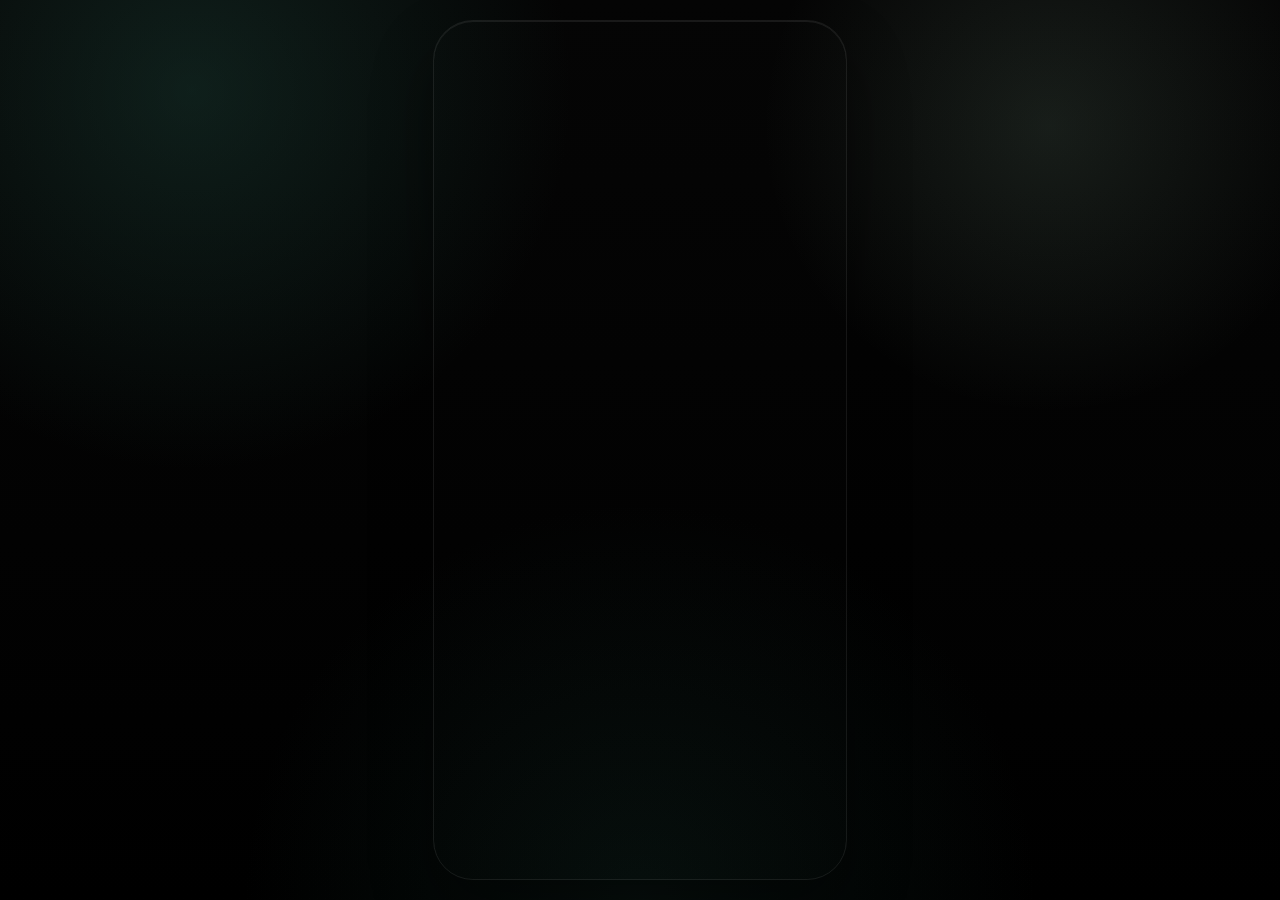
<file: frontend/prototype/Chinese/完整App-阶段2.html>
<!DOCTYPE html>
<html lang="zh-CN">
<head>
  <meta charset="UTF-8" />
  <meta name="viewport" content="width=device-width, initial-scale=1.0" />
  <title>拍立食 | 阶段2</title>
  <link rel="stylesheet" href="wechat-unified.css" />
  <style>
    :root {
      color-scheme: dark;
      --brand-primary: #235347;
      --brand-accent: #8EB69B;
      --space-8: 8px;
      --space-12: 12px;
      --space-16: 16px;
      --space-20: 20px;
      --space-24: 24px;
      --space-32: 32px;
      --radius-device: 40px;
      --radius-card: 28px;
      --radius-pill: 999px;
      --stage2-bg:
        radial-gradient(circle at 15% 10%, rgba(35, 83, 71, 0.34) 0%, rgba(35, 83, 71, 0) 28%),
        radial-gradient(circle at 82% 14%, rgba(142, 182, 155, 0.14) 0%, rgba(142, 182, 155, 0) 22%),
        radial-gradient(circle at 50% 100%, rgba(35, 83, 71, 0.18) 0%, rgba(35, 83, 71, 0) 36%),
        linear-gradient(180deg, #050505 0%, #000000 100%);
      --glass-border: rgba(255, 255, 255, 0.12);
      --glass-shadow: 0 24px 80px rgba(0, 0, 0, 0.42);
      --text-primary: rgba(255, 255, 255, 0.96);
      --text-secondary: rgba(255, 255, 255, 0.7);
    }

    * { box-sizing: border-box; }
    html, body { margin: 0; min-height: 100%; background: #000; }
    body {
      min-height: 100dvh;
      background: var(--stage2-bg);
      color: var(--text-primary);
      font-family: "SF Pro Text", "PingFang SC", "Microsoft YaHei", -apple-system, BlinkMacSystemFont, sans-serif;
      -webkit-font-smoothing: antialiased;
      text-rendering: optimizeLegibility;
      overflow: hidden;
    }
    .stage2-root { position: relative; width: 100%; min-height: 100dvh; isolation: isolate; }
    .stage2-frame { position: relative; z-index: 1; width: 100%; height: 100dvh; border: 0; display: block; background: transparent; opacity: 1; transition: opacity 220ms cubic-bezier(0.22, 1, 0.36, 1); }
    .stage2-frame.is-switching { opacity: 0.08; }
    .stage2-veil { position: fixed; inset: 0; pointer-events: none; opacity: 0; transition: opacity 220ms cubic-bezier(0.22, 1, 0.36, 1); background: radial-gradient(circle at 50% 40%, rgba(255, 255, 255, 0.08), rgba(255, 255, 255, 0) 28%), rgba(6, 7, 9, 0.18); backdrop-filter: blur(8px) saturate(1.08); -webkit-backdrop-filter: blur(8px) saturate(1.08); z-index: 20; }
    .stage2-veil.is-visible { opacity: 1; }
    .stage2-sheet-backdrop { position: fixed; inset: 0; display: flex; align-items: flex-end; justify-content: center; padding: var(--space-20); background: rgba(2, 3, 4, 0.24); backdrop-filter: blur(10px) saturate(1.08); -webkit-backdrop-filter: blur(10px) saturate(1.08); opacity: 0; pointer-events: none; transition: opacity 220ms ease; z-index: 60; }
    .stage2-sheet-backdrop.is-visible { opacity: 1; pointer-events: auto; }
    .stage2-sheet { position: relative; z-index: 1; width: min(100%, 414px); border-radius: var(--radius-card); padding: var(--space-20) var(--space-20) var(--space-16); background: linear-gradient(180deg, rgba(28, 31, 34, 0.86), rgba(12, 13, 15, 0.92)); border: 1px solid var(--glass-border); box-shadow: var(--glass-shadow), inset 0 1px 0 rgba(255, 255, 255, 0.14); transform: translateY(var(--space-24)) scale(0.98); transition: transform 220ms cubic-bezier(0.22, 1, 0.36, 1); }
    .stage2-sheet-backdrop.is-visible .stage2-sheet { transform: translateY(0) scale(1); }
    .stage2-sheet-handle { width: 44px; height: 5px; margin: 0 auto var(--space-12); border-radius: var(--radius-pill); background: rgba(255, 255, 255, 0.16); }
    .stage2-sheet-title { margin: 0; font-family: "SF Pro Display", "PingFang SC", "Microsoft YaHei", -apple-system, BlinkMacSystemFont, sans-serif; font-size: 22px; line-height: 1.15; letter-spacing: -0.03em; font-weight: 650; color: var(--text-primary); }
    .stage2-sheet-copy { margin: var(--space-12) 0 0; font-size: 13px; line-height: 1.7; color: var(--text-secondary); }
    .stage2-sheet-actions { display: flex; gap: var(--space-12); margin-top: var(--space-16); }
    .stage2-sheet-button { flex: 1; min-height: 56px; border: 0; border-radius: var(--radius-pill); font: inherit; font-size: 16px; line-height: 1; font-weight: 620; letter-spacing: -0.01em; cursor: pointer; transition: transform 160ms ease; }
    .stage2-sheet-button:active { transform: scale(0.985); }
    .stage2-sheet-button.secondary { background: rgba(255, 255, 255, 0.08); color: var(--text-primary); border: 1px solid rgba(255, 255, 255, 0.08); }
    .stage2-sheet-button.primary { background: linear-gradient(135deg, rgba(142, 182, 155, 0.94), rgba(35, 83, 71, 0.96)); color: #fff; box-shadow: 0 14px 32px rgba(35, 83, 71, 0.28); }
  </style>
  <style data-phase5-baseline>
    :root {
      color-scheme: dark;
      --brand-primary: #235347;
      --brand-accent: #8EB69B;
      --space-8: 8px;
      --space-12: 12px;
      --space-16: 16px;
      --space-20: 20px;
      --space-24: 24px;
      --space-32: 32px;
      --radius-device: 40px;
      --radius-card: 28px;
      --radius-pill: 999px;
      --font-display: "SF Pro Display", "PingFang SC", "Microsoft YaHei", -apple-system, BlinkMacSystemFont, "Segoe UI", "Helvetica Neue", sans-serif;
      --font-body: "SF Pro Text", "PingFang SC", "Microsoft YaHei", -apple-system, BlinkMacSystemFont, "Segoe UI", "Helvetica Neue", sans-serif;
      --motion-fast: 180ms cubic-bezier(0.22, 1, 0.36, 1);
    }

    html, body { font-family: var(--font-body); }
    h1, h2, h3, h4, .font-display, [data-display] { font-family: var(--font-display); }
    button, .chip, .selection-chip, .nav-item, .icon, .hero-tab {
      transition: transform var(--motion-fast), opacity var(--motion-fast), background-color var(--motion-fast), border-color var(--motion-fast), box-shadow var(--motion-fast);
    }
    button:active, .selection-chip:active, .hero-tab:active { transform: scale(0.98); }
    .text-primary { color: var(--brand-primary) !important; }
    .bg-primary { background-color: var(--brand-primary) !important; }
    .border-primary { border-color: var(--brand-primary) !important; }
  </style>
</head>
<body>
  <div class="stage2-root">
    <iframe id="stage2Frame" class="stage2-frame" title="&#23436;&#25972;App&#38454;&#27573;2"></iframe>
    <div id="stage2Veil" class="stage2-veil" aria-hidden="true"></div>
    <div id="stage2SheetBackdrop" class="stage2-sheet-backdrop" aria-hidden="true">
      <div class="stage2-sheet" role="dialog" aria-modal="true" aria-labelledby="stage2SheetTitle">
        <div class="stage2-sheet-handle" aria-hidden="true"></div>
        <h2 id="stage2SheetTitle" class="stage2-sheet-title">&#38454;&#27573;&#24320;&#21457;&#20013;</h2>
        <p id="stage2SheetCopy" class="stage2-sheet-copy"></p>
        <div class="stage2-sheet-actions">
          <button id="stage2SheetClose" class="stage2-sheet-button secondary" type="button">&#20851;&#38381;</button>
          <button id="stage2SheetPrimary" class="stage2-sheet-button primary" type="button">&#30693;&#36947;&#20102;</button>
        </div>
      </div>
    </div>
  </div>

  <script>
    const pageB64 = {
  "nexus": "77u/[base64]/[base64]/[base64]/[base64]/[base64]/[base64]/[base64]/[base64]/pppnjgIHlpJ/lv6vjgIHlpJ/[base64]",
  "camera": "77u/[base64]/[base64]",
  "workbench": "77u/[base64]/[base64]/[base64]/[base64]/ICJyZ2JhKDI1NSwgMjU1LCAyNTUsIDAuMDUpIiA6ICJyZ2JhKDE1MywgMCwgMCwgMC4yKSI7CiAgICAgIGl0ZW0ucmVqZWN0QnV0dG9uLnN0eWxlLmNvbG9yID0gaXRlbS5pbmNsdWRlZCA/[base64]/[base64]/[base64]/ICIjMjM1MzQ3IiA6ICJyZ2JhKDI1NSwgMjU1LCAyNTUsIDAuMTIpIjsKICAgICAgICAgIGJ1dHRvbi5zdHlsZS5iYWNrZ3JvdW5kQ29sb3IgPSBzZWxlY3RlZCA/[base64]/mnZDlkI3np7DjgIHmlbDph4/[base64]/neeVmeS4gOS4qumjn+adkO+8jOWGjei/[base64]",
  "community": "77u/[base64]/[base64]/m+WFpee7k+aenOmhte+8jOi/[base64]/[base64]/[base64]/nmoTmsrnohILmjqfliLblnKjkuq7ms73kvYbkuI3otJ/mi4XnmoTpgqPkuIDlsYLvvIznsbPppa3lj6rotJ/otKPmib/mjqXvvIzkuI3miqLmiI/jgIIiLCByZWFzb246ICLlroPmnIDpgILlkIjmiormnb7mlaPpo5/mnZDph43mlrDmlLblj6PvvIzlkbPpgZPnqLPvvIzop4bop4nkuZ/nqLPjgIIiLCBtYXJrZXRDb3B5OiAi6bih6IW/[base64]/[base64]/mnaHmhJ8iXSB9LAogICAgICB7IGlkOiAic3RlYWsiLCBzZWN0aW9uOiAidG9uaWdodCIsIGNhdGVnb3J5OiBbImFsbCIsICJoZWFydHkiXSwgdGl0bGU6ICLng63mnb/niZvmjpIiLCBzdWJ0aXRsZTogIueEpui+ueWkn+WTje+8jOS4reW/[base64]/mlrDlgZrnmoTkuIDmoLfjgIIiLCByZWFzb246ICLov5nnsbvoj5znmoTlhbPplK7mmK/mjqfliLbngavlgJnkuI7nlZnnmb3vvIzkuI3mmK/miormiYDmnInphY3oj5zloIbmu6Hnm5jpnaLjgIIiLCBtYXJrZXRDb3B5OiAi5bim5LiA54K56buE5rK544CB5rW355uQ5ZKM5LiA5oq557u/[base64]/[base64]/po5/jgIHomLjphbHlkozkuIDngrnngpnng6TlhYPntKDmi7zmiJDkuIDkuKrmnInnp6nluo/nmoTliIbkuqvnm5jjgIIiLCByZWFzb246ICLlroPmm7Tlg4/[base64]/[base64]/[base64]/[base64]"
};
    const routeTitles = {
      nexus: "\u62cd\u7acb\u98df | \u4e2d\u67a2\u4e3b\u9875",
      camera: "\u62cd\u7acb\u98df | \u62cd\u6444",
      workbench: "\u62cd\u7acb\u98df | \u5206\u5b50\u91cd\u6784\u53f0",
      community: "\u62cd\u7acb\u98df | \u793e\u533a"
    };
    const localRoutes = new Map([
      ['Nexus.html', 'nexus'],
      ['\u62cd\u6444.html', 'camera'],
      ['\u5206\u5b50\u91cd\u6784\u53f0.html', 'workbench'],
      ['\u793e\u533a.html', 'community'],
      ['\u98ce\u5473\u6863\u6848\u9986.html', 'placeholder-archive'],
      ['\u7b56\u5c55\u4eba\u8bbe\u7f6e.html', 'placeholder-profile'],
      ['\u52a0\u8f7d\u8fc7\u6e21.html', 'loading-placeholder']
    ]);

    const utf8Decoder = new TextDecoder('utf-8');
    const pages = Object.fromEntries(Object.entries(pageB64).map(([route, value]) => {
      const binary = atob(value);
      const bytes = Uint8Array.from(binary, (char) => char.charCodeAt(0));
      return [route, utf8Decoder.decode(bytes)];
    }));
    const routeFiles = {
      nexus: 'Nexus.html',
      camera: '拍摄.html',
      community: '社区.html'
    };
    const frame = document.getElementById('stage2Frame');
    const veil = document.getElementById('stage2Veil');
    const sheetBackdrop = document.getElementById('stage2SheetBackdrop');
    const sheetTitle = document.getElementById('stage2SheetTitle');
    const sheetCopy = document.getElementById('stage2SheetCopy');
    const sheetClose = document.getElementById('stage2SheetClose');
    const sheetPrimary = document.getElementById('stage2SheetPrimary');

    let currentRoute = 'nexus';
    let pendingRoute = null;

    function resolveLocalRoute(rawHref) {
      const normalizedHref = decodeURIComponent((rawHref || '').trim())
        .split('#')[0]
        .split('?')[0]
        .replace(/^\.\//, '')
        .replace(/^\/+/, '');
      const fileName = normalizedHref.split('/').pop() || normalizedHref;
      return localRoutes.get(normalizedHref) || localRoutes.get(fileName) || null;
    }

    function normalizeRoute(raw) {
      const route = (raw || '').replace(/^#/, '');
      return pages[route] ? route : 'nexus';
    }

    function setTitle(route) {
      document.title = routeTitles[route] || "拍立食 | 阶段2";
    }

    function closeSheet() {
      sheetBackdrop.classList.remove('is-visible');
      sheetBackdrop.setAttribute('aria-hidden', 'true');
      frame.style.pointerEvents = 'auto';
    }

    function openSheet(title, copy) {
      sheetTitle.textContent = title;
      sheetCopy.textContent = copy;
      sheetBackdrop.classList.add('is-visible');
      sheetBackdrop.setAttribute('aria-hidden', 'false');
      frame.style.pointerEvents = 'none';
    }

    function showPlaceholder(kind) {
      if (kind === 'loading-placeholder') {
        openSheet('\u521b\u4f5c\u7ed3\u679c\u6b63\u5728\u63a5\u5165', '\u9636\u6bb52-B \u4f1a\u628a\u52a0\u8f7d\u8fc7\u6e21\u3001\u827a\u672f\u7684\u8bde\u751f\u548c\u4fdd\u5b58\u6210\u529f\u7559\u5728\u7ed3\u679c\u9875\u8fd9\u4e00\u6bb5\u4e00\u8d77\u63a5\u8fdb\u6765\u3002');
        return;
      }
      if (kind === 'placeholder-community') {
        openSheet('\u793e\u533a\u6a21\u5757\u6682\u672a\u5e76\u5165', '\u793e\u533a\u4f1a\u5728\u9636\u6bb52 \u4e4b\u540e\u7684\u603b\u88c5\u7248\u518d\u63a5\u5165\uff0c\u73b0\u5728\u5148\u805a\u7126\u521b\u4f5c\u4e3b\u94fe\u8def\u3002');
        return;
      }
      if (kind === 'placeholder-archive') {
        openSheet('\u6863\u6848\u9986\u8fd8\u6ca1\u5e76\u5165', '\u98ce\u5473\u6863\u6848\u9986\u4f1a\u5728\u540e\u7eed\u9636\u6bb5\u5355\u72ec\u63a5\u5165\uff0c\u4e0d\u4f1a\u8986\u76d6\u4f60\u73b0\u6709\u7684\u72ec\u7acb\u9875\u9762\u3002');
        return;
      }
      if (kind === 'placeholder-profile') {
        openSheet('\u7b56\u5c55\u4eba\u8bbe\u7f6e\u6682\u672a\u5e76\u5165', '\u6211\u5148\u628a Nexus \u5230\u7ed3\u679c\u7684\u4e3b\u7ebf\u8def\u7531\u505a\u7a33\uff0c\u8bbe\u7f6e\u9875\u4f1a\u653e\u5728\u540e\u7eed\u5408\u5e76\u3002');
      }
    }

    function handleLocalRoute(targetRoute, event) {
      if (event) {
        event.preventDefault();
        event.stopPropagation();
        if (typeof event.stopImmediatePropagation === 'function') {
          event.stopImmediatePropagation();
        }
      }

      if (pages[targetRoute]) {
        showRoute(targetRoute);
      } else {
        showPlaceholder(targetRoute);
      }
    }

    function bindFrameInteractions(route) {
      const doc = frame.contentDocument;
      if (!doc) return;

      doc.addEventListener('click', (event) => {
        const anchor = event.target.closest('a[href]');
        if (anchor) {
            const targetRoute = resolveLocalRoute(anchor.getAttribute('href') || '');
            if (targetRoute) {
              handleLocalRoute(targetRoute, event);
              return;
          }
        }

        if (route === 'camera') {
          const closeButton = event.target.closest('.icon-button.ghost');
          if (closeButton) {
            handleLocalRoute('nexus', event);
            return;
          }
        }

        if (route === 'workbench') {
          const generateButton = event.target.closest('#startGenerateButton');
          if (generateButton) {
            handleLocalRoute('loading-placeholder', event);
          }
        }
      }, true);

      Array.from(doc.querySelectorAll('a[href]')).forEach((anchor) => {
        const targetRoute = resolveLocalRoute(anchor.getAttribute('href') || '');
        if (!targetRoute || anchor.dataset.stage2RouteBound === 'true') return;

        anchor.dataset.stage2RouteBound = 'true';
        anchor.addEventListener('click', (event) => {
          handleLocalRoute(targetRoute, event);
        }, true);
      });

      if (route === 'camera') {
        const closeButton = doc.querySelector('.icon-button.ghost');
        if (closeButton && closeButton.dataset.stage2RouteBound !== 'true') {
          closeButton.dataset.stage2RouteBound = 'true';
          closeButton.addEventListener('click', (event) => {
            handleLocalRoute('nexus', event);
          }, true);
        }
      }

      if (route === 'workbench') {
        const generateButton = doc.getElementById('startGenerateButton');
        if (generateButton && generateButton.dataset.stage2RouteBound !== 'true') {
          generateButton.dataset.stage2RouteBound = 'true';
          generateButton.addEventListener('click', (event) => {
            handleLocalRoute('loading-placeholder', event);
          }, true);
        }
      }
    }

    function finishRouteSwap(route) {
      currentRoute = route;
      pendingRoute = null;
      setTitle(route);
      const hash = route === 'nexus' ? '' : '#' + route;
      if (location.hash !== hash) {
        history.replaceState(null, '', hash || (location.pathname + location.search));
      }
      frame.classList.remove('is-switching');
      veil.classList.remove('is-visible');
      bindFrameInteractions(route);
    }

    function showRoute(route) {
      const normalized = normalizeRoute(route);
      const hash = normalized === 'nexus' ? '' : '#' + normalized;
      if (normalized === currentRoute && !pendingRoute) {
        if (location.hash !== hash) {
          history.replaceState(null, '', hash || (location.pathname + location.search));
        }
        frame.classList.remove('is-switching');
        veil.classList.remove('is-visible');
        bindFrameInteractions(normalized);
        return;
      }
      pendingRoute = normalized;
      frame.classList.add('is-switching');
      veil.classList.add('is-visible');
      const routeFile = routeFiles[normalized];
      if (routeFile) {
        if (frame.getAttribute('src') === routeFile && frame.contentDocument?.readyState !== 'loading') {
          finishRouteSwap(normalized);
          return;
        }
        frame.removeAttribute('srcdoc');
        frame.src = routeFile;
        window.setTimeout(() => {
          if (pendingRoute === normalized && frame.classList.contains('is-switching') && frame.contentDocument?.readyState !== 'loading') {
            finishRouteSwap(normalized);
          }
        }, 520);
        return;
      }
      frame.removeAttribute('src');
      frame.srcdoc = pages[normalized];
      window.setTimeout(() => {
        if (pendingRoute === normalized && frame.classList.contains('is-switching') && frame.contentDocument?.readyState !== 'loading') {
          finishRouteSwap(normalized);
        }
      }, 520);
    }

    frame.addEventListener('load', () => {
      finishRouteSwap(pendingRoute || currentRoute || 'nexus');
    });

    window.addEventListener('message', (event) => {
      const data = event.data || {};
      if (data.type !== 'stage2-route') return;
      if (pages[data.route]) {
        showRoute(data.route);
        return;
      }
      showPlaceholder(data.route || 'loading-placeholder');
    });

    window.addEventListener('hashchange', () => {
      showRoute(normalizeRoute(location.hash));
    });

    sheetClose.addEventListener('click', closeSheet);
    sheetPrimary.addEventListener('click', closeSheet);
    sheetBackdrop.addEventListener('click', (event) => {
      if (event.target === sheetBackdrop) closeSheet();
    });

    showRoute(normalizeRoute(location.hash));
  </script>
</body>
</html>
</file>
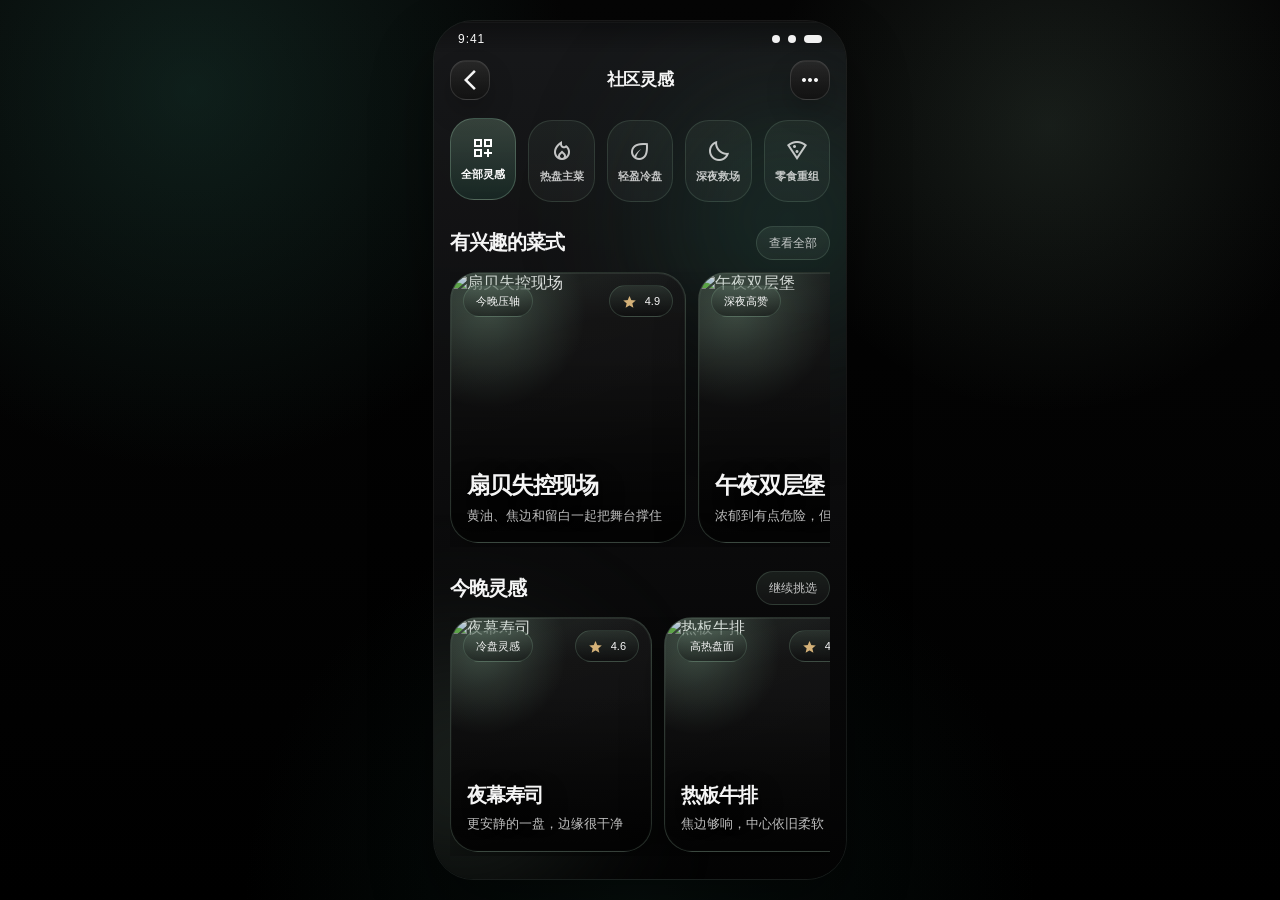
<file: frontend/prototype/Chinese/完整App-阶段4.html>
﻿<!DOCTYPE html>
<html lang="zh-CN">
<head>
  <meta charset="UTF-8" />
  <meta name="viewport" content="width=device-width, initial-scale=1.0" />
  <title>拍立食 | 阶段4</title>
  <link rel="stylesheet" href="wechat-unified.css" />
  <style>
    :root {
      color-scheme: dark;
      --brand-primary: #235347;
      --brand-accent: #8EB69B;
      --space-8: 8px;
      --space-12: 12px;
      --space-16: 16px;
      --space-20: 20px;
      --space-24: 24px;
      --space-32: 32px;
      --radius-device: 40px;
      --radius-card: 28px;
      --radius-pill: 999px;
      --stage4-bg:
        radial-gradient(circle at 15% 10%, rgba(35, 83, 71, 0.34) 0%, rgba(35, 83, 71, 0) 28%),
        radial-gradient(circle at 82% 14%, rgba(142, 182, 155, 0.14) 0%, rgba(142, 182, 155, 0) 22%),
        radial-gradient(circle at 50% 100%, rgba(35, 83, 71, 0.18) 0%, rgba(35, 83, 71, 0) 36%),
        linear-gradient(180deg, #050505 0%, #000000 100%);
      --glass-border: rgba(255, 255, 255, 0.12);
      --glass-shadow: 0 24px 80px rgba(0, 0, 0, 0.42);
      --text-primary: rgba(255, 255, 255, 0.96);
      --text-secondary: rgba(255, 255, 255, 0.7);
      --accent: #8eb69b;
    }

    * { box-sizing: border-box; }
    html, body { margin: 0; min-height: 100%; background: #000; }
    body {
      min-height: 100dvh;
      background: var(--stage4-bg);
      color: var(--text-primary);
      font-family: "SF Pro Text", "PingFang SC", "Microsoft YaHei", -apple-system, BlinkMacSystemFont, sans-serif;
      -webkit-font-smoothing: antialiased;
      text-rendering: optimizeLegibility;
      overflow: hidden;
    }

    .stage4-root {
      position: relative;
      width: 100%;
      min-height: 100dvh;
      isolation: isolate;
    }

    .stage4-frame {
      position: relative;
      z-index: 1;
      width: 100%;
      height: 100dvh;
      border: 0;
      display: block;
      background: transparent;
      opacity: 1;
      transition: opacity 220ms cubic-bezier(0.22, 1, 0.36, 1);
    }

    .stage4-frame.is-switching {
      opacity: 1;
    }

    .stage4-veil {
      position: fixed;
      inset: 0;
      pointer-events: none;
      opacity: 0;
      transition: opacity 220ms cubic-bezier(0.22, 1, 0.36, 1);
      background: radial-gradient(circle at 50% 40%, rgba(255, 255, 255, 0.08), rgba(255, 255, 255, 0) 28%), rgba(6, 7, 9, 0.18);
      backdrop-filter: blur(8px) saturate(1.08);
      -webkit-backdrop-filter: blur(8px) saturate(1.08);
      z-index: 20;
    }

    .stage4-veil.is-visible {
      opacity: 0;
    }

    .stage4-sheet-backdrop {
      position: fixed;
      inset: 0;
      display: flex;
      align-items: flex-end;
      justify-content: center;
      padding: var(--space-20);
      background: rgba(2, 3, 4, 0.24);
      backdrop-filter: blur(10px) saturate(1.08);
      -webkit-backdrop-filter: blur(10px) saturate(1.08);
      opacity: 0;
      pointer-events: none;
      transition: opacity 220ms ease;
      z-index: 60;
    }

    .stage4-sheet-backdrop.is-visible {
      opacity: 1;
      pointer-events: auto;
    }

    .stage4-sheet {
      position: relative;
      z-index: 1;
      width: min(100%, 414px);
      border-radius: var(--radius-card);
      padding: var(--space-20) var(--space-20) var(--space-16);
      background: linear-gradient(180deg, rgba(28, 31, 34, 0.86), rgba(12, 13, 15, 0.92));
      border: 1px solid var(--glass-border);
      box-shadow: var(--glass-shadow), inset 0 1px 0 rgba(255, 255, 255, 0.14);
      transform: translateY(var(--space-24)) scale(0.98);
      transition: transform 240ms cubic-bezier(0.22, 1, 0.36, 1);
    }

    .stage4-sheet-backdrop.is-visible .stage4-sheet {
      transform: translateY(0) scale(1);
    }

    .stage4-sheet-handle {
      width: 44px;
      height: 5px;
      margin: 0 auto var(--space-12);
      border-radius: var(--radius-pill);
      background: rgba(255, 255, 255, 0.16);
    }

    .stage4-sheet-title {
      margin: 0;
      font-family: "SF Pro Display", "PingFang SC", "Microsoft YaHei", -apple-system, BlinkMacSystemFont, sans-serif;
      font-size: 22px;
      line-height: 1.15;
      letter-spacing: -0.03em;
      font-weight: 650;
      color: var(--text-primary);
    }

    .stage4-sheet-copy {
      margin: var(--space-12) 0 0;
      font-size: 13px;
      line-height: 1.7;
      color: var(--text-secondary);
    }

    .stage4-sheet-actions {
      display: flex;
      gap: var(--space-12);
      margin-top: var(--space-16);
    }

    .stage4-sheet-button {
      flex: 1;
      min-height: 56px;
      border: 0;
      border-radius: var(--radius-pill);
      font: inherit;
      font-size: 15px;
      line-height: 1;
      font-weight: 600;
      letter-spacing: -0.01em;
      cursor: pointer;
      transition: transform 160ms ease;
    }

    .stage4-sheet-button:active {
      transform: scale(0.985);
    }

    .stage4-sheet-button.secondary {
      background: rgba(255, 255, 255, 0.08);
      color: var(--text-primary);
      border: 1px solid rgba(255, 255, 255, 0.08);
    }

    .stage4-sheet-button.primary {
      background: linear-gradient(135deg, rgba(142, 182, 155, 0.94), rgba(35, 83, 71, 0.96));
      color: #fff;
      box-shadow: 0 14px 32px rgba(35, 83, 71, 0.28);
    }

    .stage4-toast {
      position: fixed;
      left: 50%;
      bottom: var(--space-32);
      z-index: 70;
      min-width: 236px;
      max-width: min(88vw, 360px);
      padding: var(--space-12) var(--space-16);
      border-radius: 24px;
      background: linear-gradient(180deg, rgba(28, 31, 34, 0.88), rgba(12, 13, 15, 0.94));
      border: 1px solid rgba(255, 255, 255, 0.12);
      box-shadow: var(--glass-shadow), inset 0 1px 0 rgba(255, 255, 255, 0.12);
      backdrop-filter: blur(16px) saturate(1.08);
      -webkit-backdrop-filter: blur(16px) saturate(1.08);
      color: var(--text-primary);
      font-size: 14px;
      line-height: 1.45;
      text-align: center;
      letter-spacing: -0.01em;
      transform: translate(-50%, var(--space-24));
      opacity: 0;
      pointer-events: none;
      transition: opacity 220ms ease, transform 220ms ease;
    }

    .stage4-toast.is-visible {
      opacity: 1;
      transform: translate(-50%, 0);
    }

    .stage4-toast strong {
      display: block;
      margin-bottom: 4px;
      color: #fff;
      font-family: "SF Pro Display", "PingFang SC", "Microsoft YaHei", -apple-system, BlinkMacSystemFont, sans-serif;
      font-size: 16px;
      line-height: 1.2;
      font-weight: 620;
    }
  </style>
  <style data-phase5-baseline>
    :root {
      color-scheme: dark;
      --brand-primary: #235347;
      --brand-accent: #8EB69B;
      --space-8: 8px;
      --space-12: 12px;
      --space-16: 16px;
      --space-20: 20px;
      --space-24: 24px;
      --space-32: 32px;
      --radius-device: 40px;
      --radius-card: 28px;
      --radius-pill: 999px;
      --font-display: "SF Pro Display", "PingFang SC", "Microsoft YaHei", -apple-system, BlinkMacSystemFont, "Segoe UI", "Helvetica Neue", sans-serif;
      --font-body: "SF Pro Text", "PingFang SC", "Microsoft YaHei", -apple-system, BlinkMacSystemFont, "Segoe UI", "Helvetica Neue", sans-serif;
      --motion-fast: 180ms cubic-bezier(0.22, 1, 0.36, 1);
    }

    html, body { font-family: var(--font-body); }
    h1, h2, h3, h4, .font-display, [data-display] { font-family: var(--font-display); }
    button, .chip, .selection-chip, .nav-item, .icon, .hero-tab {
      transition: transform var(--motion-fast), opacity var(--motion-fast), background-color var(--motion-fast), border-color var(--motion-fast), box-shadow var(--motion-fast);
    }
    button:active, .selection-chip:active, .hero-tab:active { transform: scale(0.98); }
    .text-primary { color: var(--brand-primary) !important; }
    .bg-primary { background-color: var(--brand-primary) !important; }
    .border-primary { border-color: var(--brand-primary) !important; }
  </style>
</head>
<body>
  <div class="stage4-root">
    <iframe id="stage4Frame" class="stage4-frame" title="完整App阶段4"></iframe>
    <div id="stage4Veil" class="stage4-veil" aria-hidden="true"></div>
    <div id="stage4SheetBackdrop" class="stage4-sheet-backdrop" aria-hidden="true">
      <div class="stage4-sheet" role="dialog" aria-modal="true" aria-labelledby="stage4SheetTitle">
        <div class="stage4-sheet-handle" aria-hidden="true"></div>
        <h2 id="stage4SheetTitle" class="stage4-sheet-title">阶段开发中</h2>
        <p id="stage4SheetCopy" class="stage4-sheet-copy"></p>
        <div class="stage4-sheet-actions">
          <button id="stage4SheetClose" class="stage4-sheet-button secondary" type="button">关闭</button>
          <button id="stage4SheetPrimary" class="stage4-sheet-button primary" type="button">知道了</button>
        </div>
      </div>
    </div>
    <div id="stage4Toast" class="stage4-toast" aria-live="polite"></div>
  </div>

  <script>
            const pageB64 = {
      "community": "[base64]/[base64]/[base64]/[base64]/[base64]/lj7blgZrmiJDlg4/kvZzlk4Hlj5HluIPnjrDlnLrkuIDmoLfnmoTng63nm5jvvIzkuLvop5LmmI7noa7vvIzovrnnvJjlhYvliLbjgIIiLCByZWFzb246ICLlroPkuI3mmK/loIbmlpnlnovng63pl7nvvIzogIzmmK/miornhKbpppnmjqfliLblnKjliJrliJrlpb3pgqPkuIDlsYLvvIzlhaXlj6PnrKzkuIDnp5LlsLHmnInkuLvop5LmhJ/jgIIiLCBtYXJrZXRDb3B5OiAi5LyY5YWI6KGl6b2Q6buE5rK544CB5omH6LSd5ZKM5LiA5oq56IO95o+Q5Lqu55uY6Z2i55qE57u/[base64]/[base64]/jgIHnsbPppa3lkozkuIDngrnmj5Dkuq7nmoTlsI/okbHmnIDlhbPplK7vvIzosIPlkbPlj6ropoHkv53mjIHnhKbns5bmhJ/jgIIiLCB0YWdzOiBbIueDreebmOS4u+iPnCIsICLkuIvnj63lv6vmiYsiLCAi5pS25rGB5Lqu5rO9Il0gfSwKICAgICAgeyBpZDogInN1c2hpIiwgc2VjdGlvbjogInRvbmlnaHQiLCBjYXRlZ29yeTogWyJhbGwiLCAiZnJlc2giXSwgdGl0bGU6ICLlpJzluZXlr7/[base64]/kuLrkuobngqvogIDvvIzogIzmmK/[base64]/meexu+iPnOeahOWFs+mUruaYr+aOp+WItueBq+WAmeS4jueVmeeZve+8jOS4jeaYr+aKiuaJgOaciemFjeiPnOWghua7oeebmOmdouOAgiIsIG1hcmtldENvcHk6ICLluKbkuIDngrnpu4TmsrnjgIHmtbfnm5DlkozkuIDmirnnu7/oibLljbPlj6/vvIznnJ/mraPlhrPlrprotKjmhJ/nmoTov5jmmK/[base64]/[base64]/kuIDoibLns7vnmoTkuLvpo5/[base64]/[base64]/[base64]",
      "archive": "[base64]",
      "result": "[base64]/[base64]/[base64]/[base64]/[base64]/[base64]/mmI48L3N0cm9uZz4g5Y+YIDxzdHJvbmc+5Lmz55m9PC9zdHJvbmc+44CB54Sm6Z2i5YiwIDxzdHJvbmc+5rWF5qab6ImyPC9zdHJvbmc+IOWwsee/[base64]/g+aUtuWwvjwvaDQ+CjxkaXYgY2xhc3M9InJlY2lwZS1zdGVwLWNoaXBzIj4KPHNwYW4gY2xhc3M9InJlY2lwZS1zdGVwLWNoaXAiPjxzdHJvbmc+MSBjbTwvc3Ryb25nPjxzcGFuPuemu+ebmOW/[base64]/lj7bmlLbmnZ88L3NwYW4+PC9zcGFuPgo8L2Rpdj4KPHAgY2xhc3M9InJlY2lwZS1zdGVwLWNvcHkiPuS4u+aJh+i0neemu+ebmOW/g+WBjyA8c3Ryb25nPjEgY208L3N0cm9uZz4g5pS+572u77yM5Y+q55WZ5LiA6Z2i5a6M5pW054Sm6Imy5pyd5LiK77yb6YWx5rGB54K5IDxzdHJvbmc+MiDlpIQ8L3N0cm9uZz7vvIznu7/[base64]",
      "settings": "[base64]/[base64]/[base64]/[base64]/[base64]/[base64]/[base64]/[base64]/orr/[base64]"
    };

    const routeTitles = {
      community: "拍立食 | 社区",
      archive: "拍立食 | 风味档案馆",
      result: "拍立食 | 艺术的诞生",
      settings: "拍立食 | 策展人设置"
    };

    const localRoutes = new Map([
      ["社区.html", "community"],
      ["风味档案馆.html", "archive"],
      ["艺术的诞生.html", "result"],
      ["策展人设置.html", "settings"],
      ["Nexus.html", "placeholder-nexus"],
      ["拍摄.html", "placeholder-camera"],
      ["身份验证.html", "placeholder-auth"],

      // 兼容历史编码
      ["绀惧尯.html", "community"],
      ["椋庡懗妗ｆ棣?html", "archive"],
      ["鑹烘湳鐨勮癁鐢?html", "result"],
      ["绛栧睍浜鸿缃?html", "settings"],
      ["鎷嶆憚.html", "placeholder-camera"],
      ["韬唤楠岃瘉.html", "placeholder-auth"]
    ]);

    const utf8Decoder = new TextDecoder("utf-8");
    const pages = Object.fromEntries(Object.entries(pageB64).map(([route, value]) => {
      const binary = atob(value);
      const bytes = Uint8Array.from(binary, (char) => char.charCodeAt(0));
      return [route, utf8Decoder.decode(bytes)];
    }));

    const frame = document.getElementById("stage4Frame");
    const veil = document.getElementById("stage4Veil");
    const sheetBackdrop = document.getElementById("stage4SheetBackdrop");
    const sheetTitle = document.getElementById("stage4SheetTitle");
    const sheetCopy = document.getElementById("stage4SheetCopy");
    const sheetClose = document.getElementById("stage4SheetClose");
    const sheetPrimary = document.getElementById("stage4SheetPrimary");
    const toast = document.getElementById("stage4Toast");

    const state = {
      currentRoute: "community",
      pendingRoute: null,
      previousRoute: null,
      scrollPositions: Object.create(null),
      toastTimer: null,
      frameRetryRoute: null,
      frameRetryCount: 0
    };

    function resolveLocalRoute(rawHref) {
      const normalizedHref = decodeURIComponent((rawHref || "").trim())
        .split("#")[0]
        .split("?")[0]
        .replace(/^\.\//, "")
        .replace(/^\/+/, "");
      const fileName = normalizedHref.split("/").pop() || normalizedHref;
      return localRoutes.get(normalizedHref) || localRoutes.get(fileName) || null;
    }

    function normalizeRoute(raw) {
      const route = (raw || "").replace(/^#/, "");
      return pages[route] ? route : "community";
    }

    function setTitle(route) {
      document.title = routeTitles[route] || "拍立食 | 阶段4";
    }

    function closeSheet() {
      sheetBackdrop.classList.remove("is-visible");
      sheetBackdrop.setAttribute("aria-hidden", "true");
      frame.style.pointerEvents = "auto";
    }

    function openSheet(title, copy) {
      sheetTitle.textContent = title;
      sheetCopy.textContent = copy;
      sheetBackdrop.classList.add("is-visible");
      sheetBackdrop.setAttribute("aria-hidden", "false");
      frame.style.pointerEvents = "none";
    }

    function showToast(title, copy) {
      if (state.toastTimer) {
        clearTimeout(state.toastTimer);
        state.toastTimer = null;
      }
      toast.innerHTML = "<strong>" + title + "</strong>" + copy;
      toast.classList.add("is-visible");
      state.toastTimer = setTimeout(() => {
        toast.classList.remove("is-visible");
        state.toastTimer = null;
      }, 2200);
    }

    const placeholderContent = {
      "placeholder-nexus": {
        title: "Nexus 入口保留",
        copy: "当前阶段只合并社区、档案馆、设置。主链路合并时会统一接回 Nexus。"
      },
      "placeholder-camera": {
        title: "拍摄入口保留在阶段2",
        copy: "拍摄链路已在阶段2完成，当前只做阶段4页面稳定和风格统一。"
      },
      "placeholder-auth": {
        title: "登录链路保留在阶段1",
        copy: "退出登录会在总合并页接回身份验证，这里先保持不跳出当前页面。"
      }
    };

    function showPlaceholder(kind) {
      const payload = placeholderContent[kind];
      if (!payload) {
        return;
      }
      openSheet(payload.title, payload.copy);
    }

    function saveScrollPosition() {
      try {
        if (state.currentRoute && frame.contentWindow) {
          state.scrollPositions[state.currentRoute] = frame.contentWindow.scrollY || 0;
        }
      } catch (error) {
        console.warn("stage4-save-scroll-failed", error);
      }
    }

    function restoreScrollPosition(route) {
      try {
        const targetY = state.scrollPositions[route] || 0;
        frame.contentWindow.scrollTo({ top: targetY, behavior: "auto" });
      } catch (error) {
        console.warn("stage4-restore-scroll-failed", error);
      }
    }

    function isFrameDocumentReady(doc) {
      if (!doc || !doc.body) {
        return false;
      }
      const readyState = doc.readyState || "";
      const hasChildren = doc.body.children.length > 0;
      const hasVisibleText = (doc.body.innerText || "").trim().length > 0;
      return (readyState === "interactive" || readyState === "complete") && (hasChildren || hasVisibleText);
    }

    function waitForFramePaint(targetWindow, frames = 2) {
      const view = targetWindow || window;
      return new Promise((resolve) => {
        const step = (remaining) => {
          if (remaining <= 0) {
            resolve();
            return;
          }
          view.requestAnimationFrame(() => step(remaining - 1));
        };
        step(frames);
      });
    }

    function waitForRouteAssets(doc) {
      if (!doc || !doc.body) {
        return Promise.resolve();
      }

      const view = doc.defaultView || window;
      const viewportHeight = view.innerHeight || doc.documentElement.clientHeight || 0;
      const images = Array.from(doc.images || []).filter((img) => {
        if (!img || !img.getBoundingClientRect) {
          return false;
        }
        const rect = img.getBoundingClientRect();
        return rect.width > 0 && rect.height > 0 && rect.bottom >= -40 && rect.top <= viewportHeight + 40;
      });

      if (!images.length) {
        return Promise.resolve();
      }

      return Promise.allSettled(images.map((img) => new Promise((resolve) => {
        let settled = false;
        const finish = () => {
          if (settled) {
            return;
          }
          settled = true;
          img.removeEventListener("load", finish);
          img.removeEventListener("error", finish);
          resolve();
        };

        img.loading = "eager";
        img.decoding = "sync";

        if (img.complete) {
          if (typeof img.decode === "function") {
            img.decode().catch(() => {}).finally(finish);
            window.setTimeout(finish, 320);
            return;
          }
          finish();
          return;
        }

        img.addEventListener("load", finish, { once: true });
        img.addEventListener("error", finish, { once: true });
        window.setTimeout(finish, 900);
      })));
    }

    async function waitForVisualStability(doc) {
      if (!doc) {
        return;
      }

      try {
        if (doc.fonts && doc.fonts.ready) {
          await Promise.race([
            doc.fonts.ready.catch(() => {}),
            new Promise((resolve) => window.setTimeout(resolve, 480))
          ]);
        }
      } catch (error) {
        console.warn("stage4-fonts-wait-failed", error);
      }

      await waitForRouteAssets(doc);
      await waitForFramePaint(doc.defaultView || window, 2);
    }

    function resetFrameSwapState(route) {
      state.currentRoute = route;
      state.pendingRoute = null;
      state.frameRetryRoute = route;
      state.frameRetryCount = 0;
      frame.classList.remove("is-switching");
      veil.classList.remove("is-visible");
      veil.setAttribute("aria-hidden", "true");
    }

    function retryLoadOnce(route, reason) {
      if (!pages[route]) {
        return false;
      }
      if (state.frameRetryRoute !== route) {
        state.frameRetryRoute = route;
        state.frameRetryCount = 0;
      }
      if (state.frameRetryCount >= 1) {
        return false;
      }
      state.frameRetryCount += 1;
      console.warn("stage4-frame-empty-retry", {
        route,
        reason,
        attempt: state.frameRetryCount
      });
      window.setTimeout(() => {
        if (state.pendingRoute && state.pendingRoute !== route) {
          return;
        }
        frame.srcdoc = pages[route];
      }, 90);
      return true;
    }

    function showRoute(nextRoute, options = {}) {
      const route = normalizeRoute(nextRoute);
      const pushHistory = options.pushHistory !== false;

      if (!pages[route]) {
        return;
      }

      if (route === state.currentRoute && frame.srcdoc) {
        history.replaceState(null, "", "#" + route);
        setTitle(route);
        resetFrameSwapState(route);
        return;
      }

      saveScrollPosition();

      if (pushHistory && state.currentRoute && state.currentRoute !== route && pages[state.currentRoute]) {
        state.previousRoute = state.currentRoute;
      }

      state.pendingRoute = route;
      state.frameRetryRoute = route;
      state.frameRetryCount = 0;
      frame.classList.add("is-switching");
      veil.classList.add("is-visible");
      veil.setAttribute("aria-hidden", "false");
      setTitle(route);
      history.replaceState(null, "", "#" + route);

      requestAnimationFrame(() => {
        frame.srcdoc = pages[route];
      });

      window.setTimeout(() => {
        if (state.pendingRoute !== route || !frame.classList.contains("is-switching")) {
          return;
        }
        const doc = frame.contentDocument;
        if (!isFrameDocumentReady(doc)) {
          return;
        }
        bindRouteView(doc, route);
        resetFrameSwapState(route);
      }, 640);
    }

    function handleLocalRoute(targetRoute, event, options = {}) {
      if (event) {
        event.preventDefault();
        event.stopPropagation();
        if (typeof event.stopImmediatePropagation === "function") {
          event.stopImmediatePropagation();
        }
      }

      if (pages[targetRoute]) {
        showRoute(targetRoute, options);
        return;
      }

      showPlaceholder(targetRoute);
    }

    function bindCommonNavigation(doc) {
      if (doc.body.dataset.stage4Delegated === "true") {
        return;
      }

      doc.body.dataset.stage4Delegated = "true";
      doc.addEventListener("click", (event) => {
        const anchor = event.target.closest("a[href]");
        if (!anchor) {
          return;
        }

        const rawHref = anchor.getAttribute("href") || "";
        const href = rawHref.trim();

        if (!href || href === "#") {
          return;
        }

        if (/^(https?:|mailto:|tel:)/i.test(href) || anchor.target === "_blank") {
          return;
        }

        const localRoute = resolveLocalRoute(href);
        if (localRoute) {
          handleLocalRoute(localRoute, event);
        }
      }, true);
    }

    function bindCommunityView(doc) {
      const topbar = doc.querySelector(".topbar");
      if (topbar) {
        topbar.style.marginBottom = "20px";
      }
    }

    const archiveTagMap = {
      "黄油肋排": ["浓郁", "罪恶感"],
      "夜幕寿司": ["深夜"],
      "焦香牛排": ["浓郁"],
      "双层汉堡": ["罪恶感", "深夜"],
      "热拿铁": ["深夜"],
      "黄油扇贝": ["浓郁"]
    };

    const archiveCatalog = [
      { title: "黄油肋排", time: "10 月 12 日 02:34", tags: ["浓郁", "罪恶感"], ratio: 122, image: "../../assets/backgrounds/5.png" },
      { title: "夜幕寿司", time: "10 月 12 日 02:34", tags: ["深夜"], ratio: 156, image: "../../assets/backgrounds/1.png" },
      { title: "焦香牛排", time: "10 月 12 日 02:34", tags: ["浓郁"], ratio: 108, image: "../../assets/backgrounds/cd6773b8370a4aeb11f456bd974ed96c.jpg" },
      { title: "双层汉堡", time: "10 月 12 日 02:34", tags: ["罪恶感", "深夜"], ratio: 142, image: "../../assets/backgrounds/2.jpg" },
      { title: "热拿铁", time: "10 月 12 日 02:34", tags: ["深夜"], ratio: 114, image: "../../assets/backgrounds/3.jpg" },
      { title: "黄油扇贝", time: "10 月 11 日 21:18", tags: ["浓郁"], ratio: 136, image: "../../assets/backgrounds/95dc01ddadd7c54292be548b216e61d8.jpg" },
      { title: "深夜热盘", time: "10 月 10 日 23:40", tags: ["深夜"], ratio: 148, image: "../../assets/backgrounds/4.jpg" },
      { title: "焦边留白盘", time: "10 月 09 日 20:18", tags: ["浓郁"], ratio: 118, image: "../../assets/backgrounds/5.png" }
    ];

    function ensureArchiveStyle(doc) {
      if (doc.getElementById("stage4ArchivePatch")) {
        return;
      }

      const style = doc.createElement("style");
      style.id = "stage4ArchivePatch";
      style.textContent = `
        .archive-header {
          padding: 18px 18px 10px !important;
        }
        .archive-title {
          font-family: "SF Pro Display", "PingFang SC", "Microsoft YaHei", -apple-system, BlinkMacSystemFont, sans-serif !important;
          font-size: 17px !important;
          line-height: 1.2 !important;
          letter-spacing: -0.02em !important;
          font-weight: 620 !important;
        }
        .archive-filters {
          margin-top: 14px !important;
          gap: 10px !important;
        }
        .archive-filter {
          font-family: "SF Pro Text", "PingFang SC", "Microsoft YaHei", -apple-system, BlinkMacSystemFont, sans-serif !important;
          font-size: 14px !important;
          line-height: 1 !important;
          min-height: 38px !important;
          padding: 0 16px !important;
        }
        .archive-card-title {
          font-family: "SF Pro Display", "PingFang SC", "Microsoft YaHei", -apple-system, BlinkMacSystemFont, sans-serif !important;
          font-size: 14px !important;
          line-height: 1.18 !important;
          letter-spacing: -0.01em !important;
          font-weight: 620 !important;
        }
        .archive-card-time {
          font-family: "SF Pro Text", "PingFang SC", "Microsoft YaHei", -apple-system, BlinkMacSystemFont, sans-serif !important;
          font-size: 11px !important;
          line-height: 1.18 !important;
        }
        .nexus-shell-device {
          height: min(calc(100vh - 40px), 844px) !important;
          max-height: min(calc(100vh - 40px), 844px) !important;
          overflow: hidden !important;
        }
        .nexus-shell-screen {
          height: 100% !important;
          overflow-y: auto !important;
          overflow-x: hidden !important;
          -webkit-overflow-scrolling: touch;
          scrollbar-width: none;
        }
        .nexus-shell-screen::-webkit-scrollbar {
          display: none;
        }
        .dock-shadow-mask {
          position: absolute;
          left: 0;
          right: 0;
          bottom: 0;
          height: 168px;
          pointer-events: none;
          z-index: 14 !important;
          background: linear-gradient(
            180deg,
            rgba(0, 0, 0, 0) 0%,
            rgba(0, 0, 0, 0.34) 36%,
            rgba(0, 0, 0, 0.74) 72%,
            rgba(0, 0, 0, 0.94) 100%
          );
        }
        .archive-main {
          padding: 8px 18px 96px !important;
        }
        .masonry-grid {
          display: grid !important;
          grid-template-columns: repeat(2, minmax(0, 1fr)) !important;
          column-gap: 12px !important;
          row-gap: 12px !important;
          column-count: unset !important;
          padding: 0 2px !important;
        }
        .archive-waterfall-lane {
          display: flex;
          flex-direction: column;
          gap: 12px;
          min-width: 0;
        }
        .masonry-item {
          margin-bottom: 0 !important;
          width: 100% !important;
        }
      `;
      doc.head.appendChild(style);
    }

    function inferArchiveTags(title) {
      const direct = archiveTagMap[title];
      if (direct) {
        return direct;
      }
      if (title.includes("拿铁") || title.includes("寿司")) {
        return ["深夜"];
      }
      if (title.includes("汉堡")) {
        return ["罪恶感", "深夜"];
      }
      if (title.includes("牛") || title.includes("肋") || title.includes("扇贝")) {
        return ["浓郁"];
      }
      return [];
    }

    function ensureArchiveDockMask(doc) {
      const shell = doc.querySelector(".nexus-shell-device");
      if (!shell || shell.querySelector(".dock-shadow-mask")) {
        return;
      }
      const mask = doc.createElement("div");
      mask.className = "dock-shadow-mask";
      mask.style.zIndex = "14";
      const dock = shell.querySelector("nav.bottom-dock");
      if (dock) {
        shell.insertBefore(mask, dock);
      } else {
        shell.appendChild(mask);
      }
    }

    function ensureArchiveDockPinned(doc) {
      const shell = doc.querySelector(".nexus-shell-device");
      const screen = doc.querySelector(".nexus-shell-screen");
      const dock = shell?.querySelector("nav.bottom-dock");
      if (!shell || !screen || !dock) {
        return;
      }
      if (screen.contains(dock)) {
        shell.appendChild(dock);
      }
    }

    function assignArchiveTags(doc) {
      const cards = Array.from(doc.querySelectorAll(".masonry-item"));
      cards.forEach((card) => {
        const title = card.querySelector(".archive-card-title")?.textContent?.trim() || "";
        card.dataset.archiveTags = JSON.stringify(inferArchiveTags(title));
      });
      return cards;
    }

    function patchArchiveCard(card, index) {
      const data = archiveCatalog[index % archiveCatalog.length];
      const titleNode = card.querySelector(".archive-card-title");
      const timeNode = card.querySelector(".archive-card-time span:last-child");
      const imageNode = card.querySelector("img");
      const ratioNode = card.querySelector(".relative.w-full");

      if (titleNode) {
        titleNode.textContent = data.title;
      }
      if (timeNode) {
        timeNode.textContent = data.time;
      }
      if (imageNode) {
        imageNode.alt = data.title;
        imageNode.src = data.image;
      }
      if (ratioNode) {
        ratioNode.style.paddingBottom = data.ratio + "%";
      }

      card.dataset.archiveTags = JSON.stringify(data.tags);
      return card;
    }

    function ensureArchiveWaterfall(doc) {
      if (doc.__stage4ArchiveWaterfall) {
        return doc.__stage4ArchiveWaterfall;
      }
      const grid = doc.querySelector(".masonry-grid");
      if (!grid) {
        return null;
      }

      const cards = Array.from(grid.querySelectorAll(".masonry-item"));
      grid.innerHTML = "";

      const left = doc.createElement("div");
      const right = doc.createElement("div");
      left.className = "archive-waterfall-lane";
      right.className = "archive-waterfall-lane";
      grid.append(left, right);

      let fallbackTurn = 0;
      const appendCard = (card) => {
        (fallbackTurn++ % 2 === 0 ? left : right).appendChild(card);
      };

      cards.forEach((card) => appendCard(card));

      const manager = {
        appendCards(items) {
          items.forEach((item) => appendCard(item));
        }
      };

      doc.__stage4ArchiveWaterfall = manager;
      return manager;
    }

    function ensureArchiveInfiniteFeed(doc) {
      const grid = doc.querySelector(".masonry-grid");
      const waterfall = ensureArchiveWaterfall(doc);
      const shellScroller = doc.querySelector(".nexus-shell-screen");
      const fallbackScroller = doc.scrollingElement || doc.documentElement;
      const metricTargets = [shellScroller, fallbackScroller].filter((node, index, arr) => node && arr.indexOf(node) === index);
      const listenerTargets = [shellScroller, fallbackScroller, doc, doc.defaultView].filter((node, index, arr) => node && arr.indexOf(node) === index);
      const primaryScroller = metricTargets[0];
      if (!grid || !primaryScroller || grid.dataset.stage4FeedReady === "true") {
        return;
      }

      const templates = Array.from(grid.querySelectorAll(".masonry-item")).map((item) => item.cloneNode(true));
      if (!templates.length) {
        return;
      }

      grid.dataset.stage4FeedReady = "true";
      let seed = 0;
      let ticking = false;
      let exhausted = false;
      const MAX_ARCHIVE_CARDS = 10;

      const appendBatch = (count = 4) => {
        const currentCount = grid.querySelectorAll(".masonry-item").length;
        const remaining = MAX_ARCHIVE_CARDS - currentCount;
        if (remaining <= 0) {
          exhausted = true;
          return;
        }
        const nextCount = Math.min(count, remaining);
        const next = [];
        for (let i = 0; i < nextCount; i += 1) {
          const template = templates[(seed + i) % templates.length];
          const card = patchArchiveCard(template.cloneNode(true), seed + i);
          next.push(card);
        }
        if (waterfall) {
          waterfall.appendCards(next);
        } else {
          next.forEach((card) => grid.appendChild(card));
        }
        seed += nextCount;
        if (grid.querySelectorAll(".masonry-item").length >= MAX_ARCHIVE_CARDS) {
          exhausted = true;
        }
      };

      const maybeLoadMore = () => {
        if (exhausted) {
          return;
        }
        const scrolled = Math.max(...metricTargets.map((target) => target.scrollTop || 0));
        if (scrolled < 8) {
          return;
        }
        const remain = Math.min(...metricTargets.map((target) => target.scrollHeight - target.scrollTop - target.clientHeight));
        if (remain < 140) {
          appendBatch(4);
        }
      };

      const onScroll = () => {
        if (ticking) {
          return;
        }
        ticking = true;
        requestAnimationFrame(() => {
          ticking = false;
          maybeLoadMore();
        });
      };
      listenerTargets.forEach((target) => target.addEventListener("scroll", onScroll, { passive: true }));

    }

    function applyArchiveFilter(doc, label) {
      const filterButtons = Array.from(doc.querySelectorAll(".archive-filter"));
      const cards = Array.from(doc.querySelectorAll(".masonry-item"));
      const allLabel = filterButtons[0]?.textContent?.trim() || "全部档案";

      filterButtons.forEach((button) => {
        button.classList.toggle("active", button.textContent.trim() === label);
      });

      cards.forEach((card) => {
        const tags = JSON.parse(card.dataset.archiveTags || "[]");
        const visible = label === allLabel || tags.includes(label);
        card.style.display = visible ? "" : "none";
      });
    }

    function bindArchiveView(doc) {
      ensureArchiveStyle(doc);
      ensureArchiveDockPinned(doc);
      ensureArchiveDockMask(doc);
      const scrollResetTarget = doc.scrollingElement || doc.documentElement;
      const shellScroller = doc.querySelector(".nexus-shell-screen");
      if (scrollResetTarget) {
        scrollResetTarget.scrollTop = 0;
      }
      if (shellScroller) {
        shellScroller.scrollTop = 0;
      }
      Array.from(doc.querySelectorAll(".masonry-item")).forEach((card, index) => {
        patchArchiveCard(card, index);
      });
      ensureArchiveWaterfall(doc);
      assignArchiveTags(doc);
      ensureArchiveInfiniteFeed(doc);

      const iconButtons = Array.from(doc.querySelectorAll(".archive-topbar .archive-icon-btn, .archive-topbar button"));
      const backButton = doc.querySelector(".archive-topbar [aria-label='返回']") || iconButtons[0];
      if (backButton && backButton.dataset.stage4Bound !== "true") {
        backButton.dataset.stage4Bound = "true";
        backButton.addEventListener("click", (event) => {
          event.preventDefault();
          event.stopPropagation();
          if (state.previousRoute && pages[state.previousRoute] && state.previousRoute !== "archive") {
            showRoute(state.previousRoute, { pushHistory: false });
            return;
          }
          showRoute("community", { pushHistory: false });
        }, true);
      }

      const moreButton = doc.querySelector(".archive-topbar [aria-label='更多']") || iconButtons[iconButtons.length - 1];
      if (moreButton && moreButton.dataset.stage4Bound !== "true") {
        moreButton.dataset.stage4Bound = "true";
        moreButton.addEventListener("click", (event) => {
          event.preventDefault();
          event.stopPropagation();
          openSheet("档案操作稍后补齐", "本阶段先完成浏览与筛选，批量管理会放到总合并页统一处理。");
        }, true);
      }

      const filterButtons = Array.from(doc.querySelectorAll(".archive-filter"));
      filterButtons.forEach((button) => {
        if (button.dataset.stage4Bound === "true") {
          return;
        }
        button.dataset.stage4Bound = "true";
        button.addEventListener("click", (event) => {
          event.preventDefault();
          event.stopPropagation();
          applyArchiveFilter(doc, button.textContent.trim());
        }, true);
      });

      const activeLabel = doc.querySelector(".archive-filter.active")?.textContent?.trim() || filterButtons[0]?.textContent?.trim() || "全部档案";
      applyArchiveFilter(doc, activeLabel);
    }

    function bindSettingsView(doc) {
      const signatureSection = Array.from(doc.querySelectorAll("main > section")).find((section) => {
        const marker = section.querySelector("p, h3");
        return marker && section.textContent.includes("策展签名");
      });
      if (signatureSection) {
        signatureSection.remove();
      }

      if (!doc.getElementById("stage4SettingsPatch")) {
        const style = doc.createElement("style");
        style.id = "stage4SettingsPatch";
        style.textContent = `
          .nexus-shell-device {
            height: min(calc(100vh - 40px), 844px) !important;
            max-height: min(calc(100vh - 40px), 844px) !important;
          }
          .nexus-shell-screen {
            height: 100% !important;
            overflow-y: auto !important;
            overflow-x: hidden !important;
            -webkit-overflow-scrolling: touch;
            scrollbar-width: none;
          }
          .nexus-shell-screen::-webkit-scrollbar { display: none; }
          header {
            padding: 16px 20px !important;
          }
          main {
            padding: 8px 20px 24px !important;
          }
          main > section {
            margin-bottom: 24px !important;
          }
          main > section:last-child {
            margin-bottom: 0 !important;
          }
          .liquid-glass {
            background: linear-gradient(140deg, rgba(22, 22, 22, 0.9) 0%, rgba(10, 10, 10, 0.96) 100%) !important;
            border: 1px solid rgba(255, 255, 255, 0.08) !important;
            box-shadow: 0 18px 40px rgba(0, 0, 0, 0.28), inset 0 1px 0 rgba(255, 255, 255, 0.05) !important;
            border-radius: 28px !important;
          }
          .rounded-squircle {
            border-radius: 28px !important;
          }
          h2 { letter-spacing: -0.03em !important; }
          h3 { letter-spacing: -0.02em !important; }
          .settings-main {
            padding-top: 8px !important;
          }
          .settings-hero {
            position: relative;
            min-height: 272px;
            overflow: hidden;
            display: flex;
            align-items: flex-end;
            padding: 0;
          }
          .settings-hero-cover {
            position: absolute;
            inset: 0;
            width: 100%;
            height: 100%;
            object-fit: cover;
            object-position: center 18%;
          }
          .settings-hero-overlay {
            position: absolute;
            inset: 0;
            background: linear-gradient(180deg, rgba(0, 0, 0, 0.16) 0%, rgba(0, 0, 0, 0.64) 62%, rgba(0, 0, 0, 0.84) 100%);
          }
          .settings-hero-profile {
            position: relative;
            z-index: 2;
            width: 100%;
            display: flex;
            flex-direction: column;
            align-items: center;
            padding: 20px 20px 18px;
          }
          .settings-avatar-shell {
            width: 88px;
            height: 88px;
            padding: 2px;
            margin-bottom: 12px;
            border-radius: 999px !important;
          }
          .settings-avatar-shell::after {
            border-radius: 999px !important;
          }
          .settings-avatar {
            border-radius: 999px !important;
          }
          .settings-kpi {
            margin-top: -2px;
          }
          .settings-group-title {
            margin: 0 0 10px 2px;
          }
          .settings-row {
            min-height: 66px;
          }
        `;
        doc.head.appendChild(style);
      }

      const main = doc.querySelector("main");
      if (main) {
        const avatarDefaultSrc = "../../assets/backgrounds/1e3da84973873f9f9c68afa3177bbd24.jpg";
        const coverDefaultSrc = "../../assets/backgrounds/1a9c1cd344d6e4f01783436808a33ec0.jpg";
        const normalizeSettingsAssetSrc = (rawSrc, fallbackSrc) => {
          const value = String(rawSrc || "").trim();
          if (!value) {
            return fallbackSrc;
          }
          if (value.startsWith("assets/backgrounds/")) {
            return `../../${value}`;
          }
          return value;
        };
        const ensureImageFallback = (img, fallbackSrc) => {
          if (!img || img.dataset.settingsFallbackBound === "true") {
            return;
          }
          img.dataset.settingsFallbackBound = "true";
          img.addEventListener("error", () => {
            const normalizedFallback = normalizeSettingsAssetSrc(fallbackSrc, fallbackSrc);
            if (img.getAttribute("src") !== normalizedFallback) {
              img.setAttribute("src", normalizedFallback);
            }
          });
        };
        const coverSrc = normalizeSettingsAssetSrc(coverDefaultSrc, coverDefaultSrc);
        main.classList.add("settings-main");
        const topSections = Array.from(main.children).filter((node) => node.tagName === "SECTION");
        const profileSection = topSections[0];
        if (profileSection && !profileSection.classList.contains("settings-hero")) {
          const profileImage = profileSection.querySelector("img");
          const profileName = profileSection.querySelector("h2")?.textContent?.trim() || "杨";
          const profileMeta = profileSection.querySelector("p")?.textContent?.trim() || "身体风味等级";
          const imageSrc = normalizeSettingsAssetSrc(profileImage?.getAttribute("src"), avatarDefaultSrc);
          const imagePos = profileImage?.style?.objectPosition || "center 18%";

          const heroSection = doc.createElement("section");
          heroSection.className = "settings-hero liquid-glass rounded-squircle mb-6";
          heroSection.innerHTML = `
            <img alt="策展人背景图" class="settings-hero-cover" src="${coverSrc}">
            <div class="settings-hero-overlay"></div>
            <div class="settings-hero-profile">
              <div class="relative optical-ring settings-avatar-shell liquid-glass overflow-hidden">
                <img alt="个人头像" class="settings-avatar w-full h-full object-cover" src="${imageSrc}" style="object-position: ${imagePos};">
              </div>
              <h2 class="font-display text-[34px] leading-tight font-bold mb-1 text-white tracking-tight">${profileName}</h2>
              <p class="text-[12px] font-body text-primary font-regular tracking-[0.1em] uppercase">${profileMeta}</p>
            </div>
          `;
          profileSection.replaceWith(heroSection);
        }

        const heroCover = main.querySelector(".settings-hero-cover");
        if (heroCover) {
          const normalizedHeroCover = normalizeSettingsAssetSrc(heroCover.getAttribute("src"), coverSrc);
          if (heroCover.getAttribute("src") !== normalizedHeroCover) {
            heroCover.setAttribute("src", normalizedHeroCover);
          }
          ensureImageFallback(heroCover, coverDefaultSrc);
        }

        const heroAvatar = main.querySelector(".settings-avatar");
        if (heroAvatar) {
          const normalizedHeroAvatar = normalizeSettingsAssetSrc(heroAvatar.getAttribute("src"), avatarDefaultSrc);
          if (heroAvatar.getAttribute("src") !== normalizedHeroAvatar) {
            heroAvatar.setAttribute("src", normalizedHeroAvatar);
          }
          ensureImageFallback(heroAvatar, avatarDefaultSrc);
        }

        const sections = Array.from(main.children).filter((node) => node.tagName === "SECTION");
        const kpiSection = sections[1];
        if (kpiSection) {
          kpiSection.classList.add("settings-kpi", "gap-3", "mb-6");
          kpiSection.classList.remove("gap-4", "mb-8");
        }
        const listSection = sections[2];
        if (listSection) {
          listSection.classList.add("space-y-5");
          listSection.classList.remove("space-y-6");
        }

        main.querySelectorAll("h3").forEach((title) => {
          title.classList.add("settings-group-title");
          title.classList.remove("mb-3");
        });
        main.querySelectorAll("a").forEach((row) => {
          row.classList.add("settings-row");
        });
      }

      const moreButton = doc.querySelector("header button");
      if (moreButton && moreButton.dataset.stage4Bound !== "true") {
        moreButton.dataset.stage4Bound = "true";
        moreButton.addEventListener("click", (event) => {
          event.preventDefault();
          event.stopPropagation();
          openSheet("更多设置稍后补齐", "当前阶段先保证结构与风格统一，深层设置将在总合并页完善。");
        }, true);
      }

      const rows = Array.from(doc.querySelectorAll("main a[href='#']"));
      rows.forEach((row) => {
        if (row.dataset.stage4Bound === "true") {
          return;
        }
        row.dataset.stage4Bound = "true";
        row.addEventListener("click", (event) => {
          event.preventDefault();
          event.stopPropagation();

          const label = row.querySelector("span:not(.material-symbols-outlined)")?.textContent?.trim() || "设置项";
          if (label.includes("清空档案")) {
            showToast("仅做阶段4模拟", "不会删除你已有单页面内容，真实清空逻辑会放在总合并页。");
            return;
          }
          openSheet(label, "该设置入口已接入阶段4壳页，详细逻辑会在总合并页补齐。");
        }, true);
      });
    }

    function bindRouteView(doc, route) {
      if (doc && routeTitles[route]) {
        doc.title = routeTitles[route];
      }
      bindCommonNavigation(doc);

      if (route === "community") {
        bindCommunityView(doc);
        return;
      }

      if (route === "archive") {
        bindArchiveView(doc);
        return;
      }

      if (route === "settings") {
        bindSettingsView(doc);
      }
    }

    frame.addEventListener("load", async () => {
      const route = state.pendingRoute || state.currentRoute;

      let doc = null;
      try {
        doc = frame.contentDocument;
      } catch (error) {
        console.warn("stage4-frame-access-failed", error);
      }

      if (!isFrameDocumentReady(doc)) {
        const reason = doc ? (doc.readyState || "unknown-ready-state") : "no-document";
        if (retryLoadOnce(route, reason)) {
          return;
        }
        console.warn("stage4-frame-empty-giveup", { route, reason });
      }

      if (!isFrameDocumentReady(doc)) {
        return;
      }

      bindRouteView(doc, route);
      await waitForVisualStability(doc);

      if (state.pendingRoute && state.pendingRoute !== route) {
        return;
      }

      resetFrameSwapState(route);
      requestAnimationFrame(() => {
        restoreScrollPosition(route);
      });
    });

    sheetClose.addEventListener("click", closeSheet);
    sheetPrimary.addEventListener("click", closeSheet);
    sheetBackdrop.addEventListener("click", (event) => {
      if (event.target === sheetBackdrop) {
        closeSheet();
      }
    });

    const initialRoute = normalizeRoute(window.location.hash || "community");
    showRoute(initialRoute, { pushHistory: false });
  </script>
</body>
</html>
</file>
<file: frontend/prototype/Chinese/wechat-unified.css>
* {
  box-sizing: border-box;
}

:root {
  color-scheme: dark;
  --wx-brand-primary: #235347;
  --wx-brand-accent: #8EB69B;
  --wx-font-display: "SF Pro Display", "PingFang SC", "Microsoft YaHei", -apple-system, BlinkMacSystemFont, "Segoe UI", "Helvetica Neue", sans-serif;
  --wx-font-body: "SF Pro Text", "PingFang SC", "Microsoft YaHei", -apple-system, BlinkMacSystemFont, "Segoe UI", "Helvetica Neue", sans-serif;
  --wx-radius-device: 40px;
  --wx-radius-card: 28px;
  --wx-radius-pill: 999px;
  --wx-phone-width: 414px;
  --wx-phone-height: 896px;
  --wx-shell-gap: 20px;
  --wx-motion-fast: 180ms cubic-bezier(0.22, 1, 0.36, 1);
  --wx-motion-base: 220ms cubic-bezier(0.22, 1, 0.36, 1);
}

html,
body {
  font-family: var(--wx-font-body);
}

h1,
h2,
h3,
h4,
h5,
h6,
.font-display {
  font-family: var(--wx-font-display);
}

body.onboarding-body,
body.nexus-shell-body {
  display: flex;
  justify-content: center;
  align-items: flex-start;
  padding: var(--wx-shell-gap);
}

.phone-shell,
.device,
.nexus-shell-device {
  width: min(100%, var(--wx-phone-width)) !important;
  height: min(calc(100dvh - (var(--wx-shell-gap) * 2)), var(--wx-phone-height)) !important;
  min-height: min(calc(100dvh - (var(--wx-shell-gap) * 2)), var(--wx-phone-height)) !important;
  border-radius: var(--wx-radius-device) !important;
  overflow: hidden;
}

.phone-screen,
.onboarding-page,
.nexus-shell-screen {
  min-height: 100%;
}

.stage2-root,
.stage3-root,
.stage4-root {
  width: 100%;
  min-height: 100dvh;
  display: flex;
  justify-content: center;
  align-items: flex-start;
  padding: var(--wx-shell-gap);
}

.stage2-frame,
.stage3-frame,
.stage4-frame {
  width: min(100%, var(--wx-phone-width)) !important;
  height: min(calc(100dvh - (var(--wx-shell-gap) * 2)), var(--wx-phone-height)) !important;
  border-radius: var(--wx-radius-device);
  overflow: hidden;
  border: 1px solid rgba(255, 255, 255, 0.08) !important;
  box-shadow: 0 30px 60px rgba(0, 0, 0, 0.42), inset 0 1px 0 rgba(255, 255, 255, 0.08);
}

.status-bar,
.status,
.auth-status-bar {
  min-height: 28px;
  padding-left: 20px !important;
  padding-right: 20px !important;
  font-size: 12px !important;
  letter-spacing: 0.02em !important;
  text-transform: none !important;
  font-family: var(--wx-font-body) !important;
  background: linear-gradient(180deg, rgba(0, 0, 0, 0.92) 58%, rgba(0, 0, 0, 0));
}

.wx-miniapp-nav.wx-miniapp-nav {
  position: relative;
  min-height: 44px;
  padding-left: 16px !important;
  padding-right: 16px !important;
  display: flex;
  align-items: center;
  justify-content: space-between;
  gap: 12px;
  background: linear-gradient(180deg, rgba(0, 0, 0, 0.82), rgba(0, 0, 0, 0.14));
  backdrop-filter: blur(12px) saturate(1.05);
  -webkit-backdrop-filter: blur(12px) saturate(1.05);
  border-bottom: 1px solid rgba(255, 255, 255, 0.08);
}

.wx-miniapp-nav.wx-miniapp-nav h1,
.wx-miniapp-nav.wx-miniapp-nav .wx-nav-title {
  margin: 0;
  font-family: var(--wx-font-display) !important;
  font-size: 17px !important;
  line-height: 22px !important;
  font-weight: 600 !important;
  letter-spacing: -0.02em !important;
  color: rgba(255, 255, 255, 0.96);
}

.wx-miniapp-nav.wx-miniapp-nav > a,
.wx-miniapp-nav.wx-miniapp-nav > button,
.wx-miniapp-nav.wx-miniapp-nav .icon-button,
.wx-miniapp-nav.wx-miniapp-nav .archive-icon-btn,
.wx-miniapp-nav.wx-miniapp-nav .icon {
  width: 32px !important;
  height: 32px !important;
  border-radius: 999px !important;
  display: inline-flex !important;
  align-items: center;
  justify-content: center;
  border: 1px solid rgba(255, 255, 255, 0.12) !important;
  background: rgba(22, 22, 24, 0.56) !important;
  color: rgba(255, 255, 255, 0.94) !important;
  box-shadow: inset 0 1px 0 rgba(255, 255, 255, 0.06);
  transition: transform var(--wx-motion-fast), opacity var(--wx-motion-fast), background-color var(--wx-motion-fast), border-color var(--wx-motion-fast), box-shadow var(--wx-motion-fast);
}

.wx-miniapp-nav.wx-miniapp-nav > a:active,
.wx-miniapp-nav.wx-miniapp-nav > button:active,
.wx-miniapp-nav.wx-miniapp-nav .icon-button:active,
.wx-miniapp-nav.wx-miniapp-nav .archive-icon-btn:active,
.wx-miniapp-nav.wx-miniapp-nav .icon:active {
  transform: scale(0.98);
}

.wx-miniapp-nav.wx-miniapp-nav .material-symbols-outlined,
.wx-miniapp-nav.wx-miniapp-nav .material-icons {
  font-size: 20px !important;
}

.camera-topbar.wx-miniapp-nav {
  align-items: center !important;
}

.camera-topbar.wx-miniapp-nav .wx-nav-title {
  flex: 1;
  text-align: center;
}

button,
a,
.chip,
.selection-chip,
.hero-tab,
.bottom-nav-item,
.archive-filter {
  transition: transform var(--wx-motion-fast), opacity var(--wx-motion-fast), background-color var(--wx-motion-fast), border-color var(--wx-motion-fast), box-shadow var(--wx-motion-fast);
}

button:active,
a:active {
  transform: scale(0.98);
}

@media (max-width: 480px) {
  body.onboarding-body,
  body.nexus-shell-body,
  .stage2-root,
  .stage3-root,
  .stage4-root {
    padding: 0 !important;
  }

  .phone-shell,
  .device,
  .nexus-shell-device,
  .stage2-frame,
  .stage3-frame,
  .stage4-frame {
    width: 100% !important;
    height: 100dvh !important;
    min-height: 100dvh !important;
    border-radius: 0 !important;
    border: none !important;
    box-shadow: none !important;
  }
}
</file>
